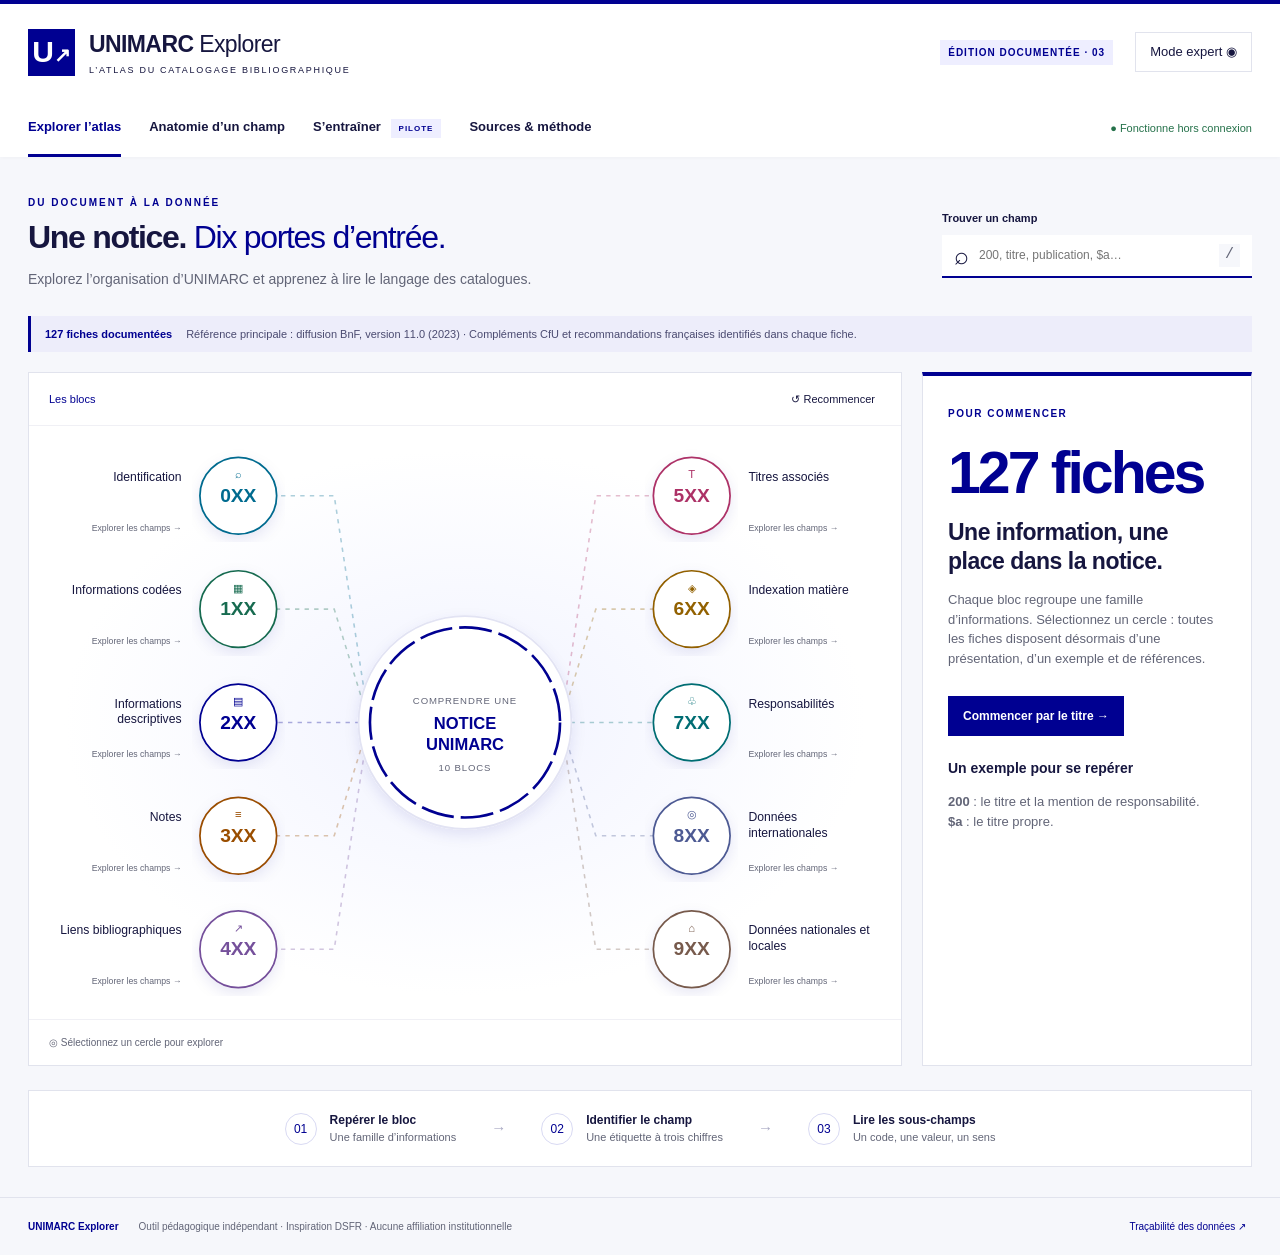
<file: index.html>
<!doctype html>
<html lang="fr"><head><meta charset="utf-8"><meta name="viewport" content="width=device-width,initial-scale=1"><meta name="description" content="127 fiches documentées pour explorer le format UNIMARC bibliographique et plusieurs supports."><title>UNIMARC Explorer — Comprendre une notice bibliographique</title><link rel="stylesheet" href="styles.css"></head>
<body><a class="skip" href="#main">Aller au contenu</a>
<header><div class="brand"><span class="brand-icon" aria-hidden="true">U<span>↗</span></span><div><strong>UNIMARC <span>Explorer</span></strong><small>L’ATLAS DU CATALOGAGE BIBLIOGRAPHIQUE</small></div></div><span class="edition">ÉDITION DOCUMENTÉE · 03</span><button id="expert" aria-pressed="false">Mode expert <span aria-hidden="true">◉</span></button></header>
<nav class="mainnav" aria-label="Navigation principale"><button data-view="atlas" aria-current="page">Explorer l’atlas</button><button data-view="anatomy">Anatomie d’un champ</button><button data-view="training">S’entraîner <span class="tiny">PILOTE</span></button><button data-view="sources">Sources & méthode</button><span class="offline">● Fonctionne hors connexion</span></nav>
<main id="main"><section class="intro"><div><p class="eyebrow">DU DOCUMENT À LA DONNÉE</p><h1>Une notice. <em>Dix portes d’entrée.</em></h1><p class="lead">Explorez l’organisation d’UNIMARC et apprenez à lire le langage des catalogues.</p></div><div class="searchwrap"><label for="search">Trouver un champ</label><div class="searchbox"><span aria-hidden="true">⌕</span><input id="search" type="search" placeholder="200, titre, publication, $a…" autocomplete="off" aria-controls="results"><kbd>/</kbd></div><div id="results" aria-live="polite"></div></div></section>
<div class="notice"><strong>127 fiches documentées</strong><span>Référence principale : diffusion BnF, version 11.0 (2023) · Compléments CfU et recommandations françaises identifiés dans chaque fiche.</span></div>
<section id="workspace"><div class="atlas-pane"><div class="toolbar"><nav id="crumb" aria-label="Fil d’Ariane"></nav><button id="reset">↺ Recommencer</button></div><div id="diagram"></div><nav id="pagination" class="pagination" aria-label="Pages des champs du bloc" hidden></nav><div id="mobilegrid" class="mobilegrid"></div><div class="diagramfooter"><span>◎ Sélectionnez un cercle pour explorer</span><button id="back">← Retour aux blocs</button></div></div><aside id="detail" aria-label="Fiche pédagogique"></aside></section>
<section id="other" hidden></section>
<section class="learning-strip"><div><span>01</span><p><strong>Repérer le bloc</strong><small>Une famille d’informations</small></p></div><i aria-hidden="true">→</i><div><span>02</span><p><strong>Identifier le champ</strong><small>Une étiquette à trois chiffres</small></p></div><i aria-hidden="true">→</i><div><span>03</span><p><strong>Lire les sous-champs</strong><small>Un code, une valeur, un sens</small></p></div></section>
</main><footer><strong>UNIMARC Explorer</strong><span>Outil pédagogique indépendant · Inspiration DSFR · Aucune affiliation institutionnelle</span><button data-view="sources">Traçabilité des données ↗</button></footer><div id="announcement" class="sr-only" role="status"></div><script src="data/catalogue.js"></script><script src="app.js"></script></body></html>
</file>
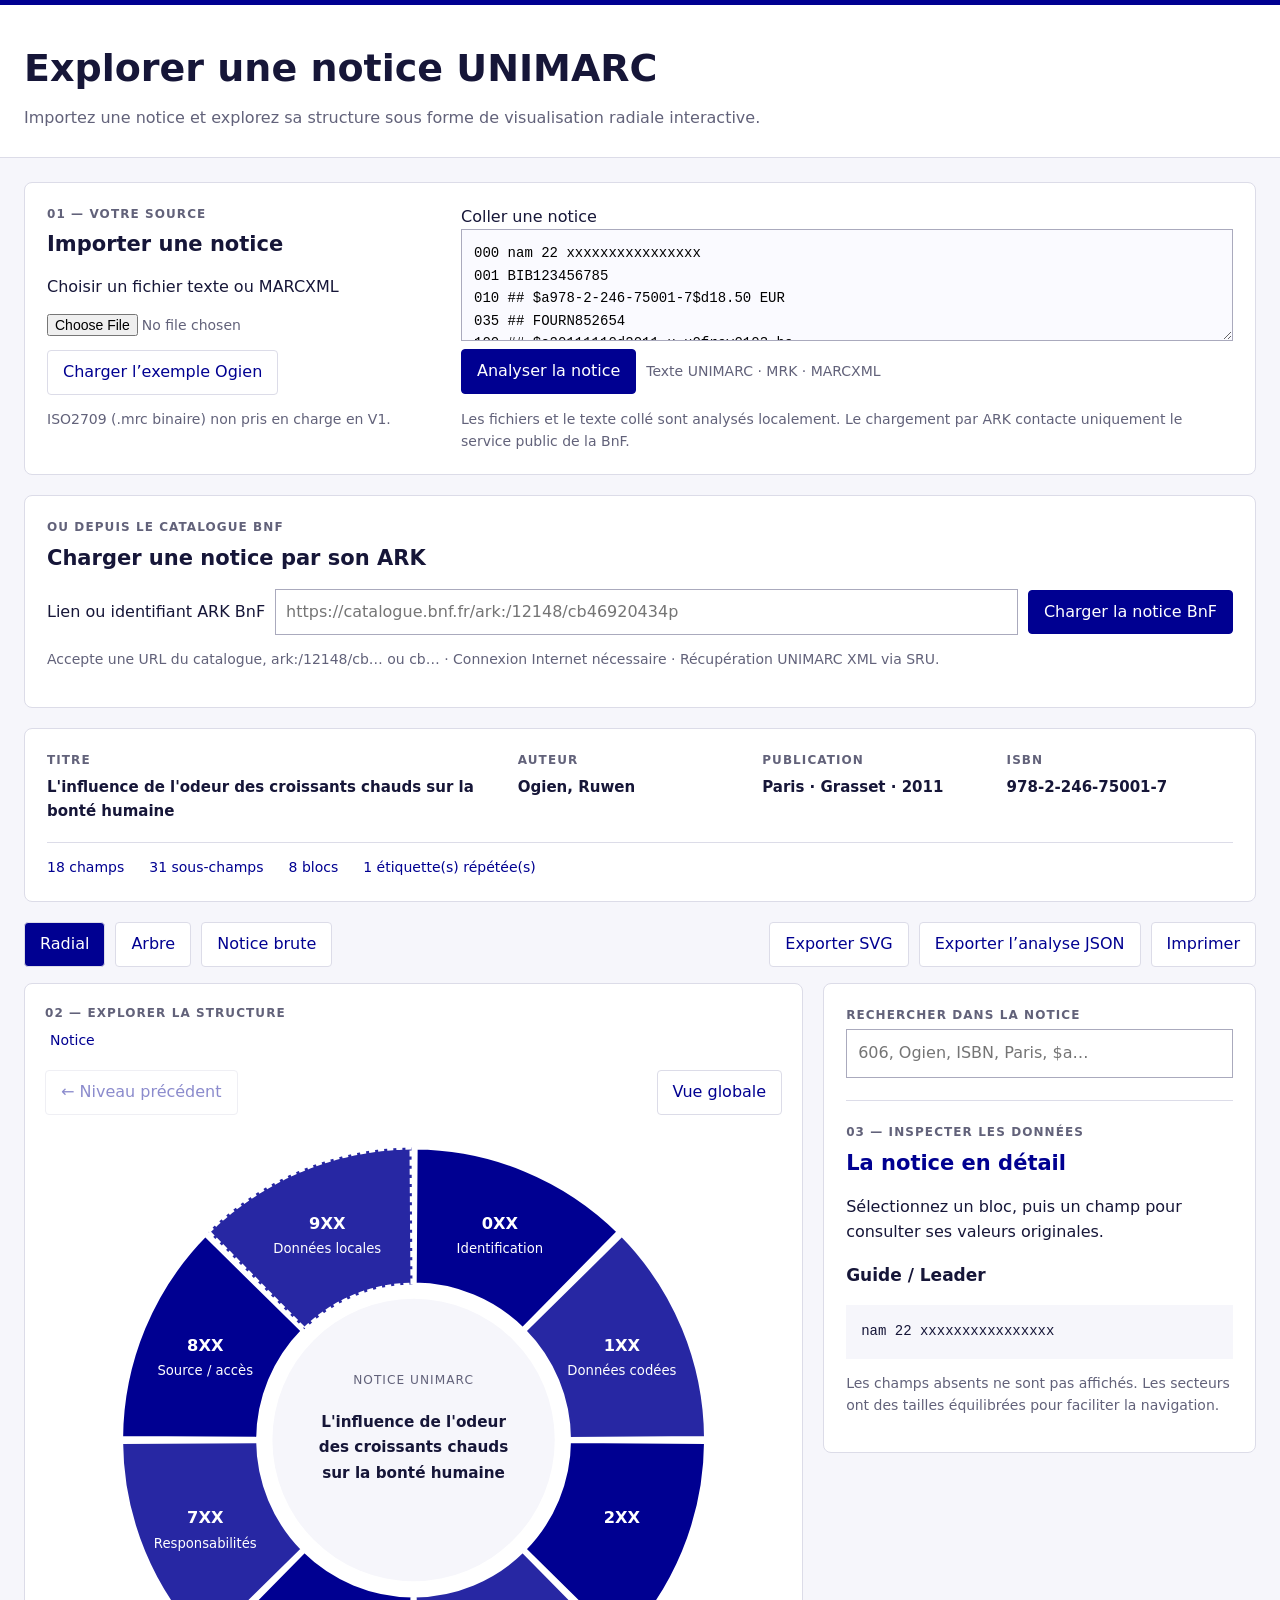
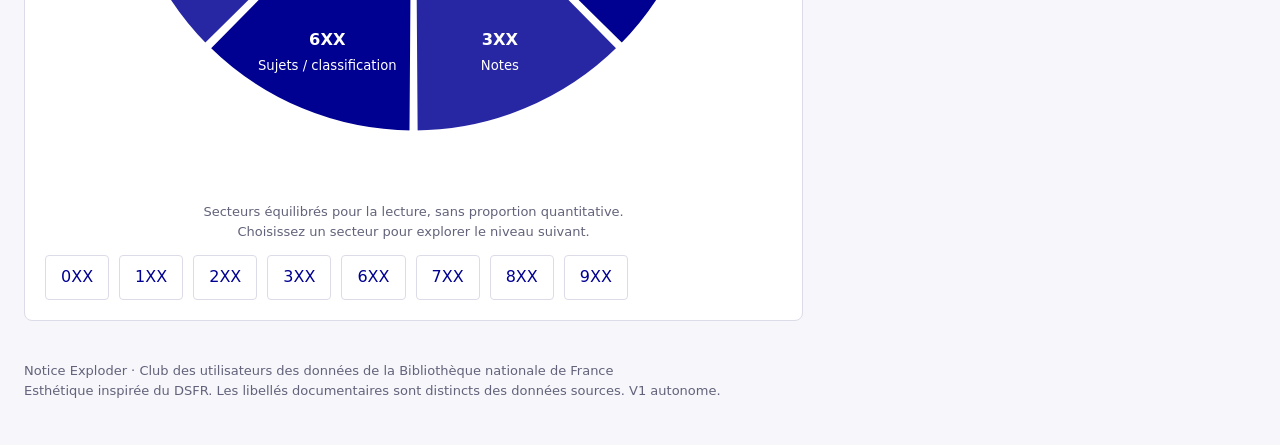
<file: notice-exploder.html>
<!doctype html>
<html lang="fr"><head><meta charset="utf-8"><meta name="viewport" content="width=device-width,initial-scale=1"><title>Notice Exploder — CUB</title>
<style>
:root{--blue:#000091;--ink:#161638;--muted:#62627a;--line:#dcdce8;--bg:#f6f6fb}*{box-sizing:border-box}body{margin:0;color:var(--ink);font:16px/1.55 system-ui,sans-serif;background:var(--bg)}button,input,textarea,select{font:inherit}button{cursor:pointer;background:white;border:1px solid var(--line);color:var(--blue);padding:9px 15px;border-radius:4px}button:hover{background:#ececfe}button:disabled{opacity:.45;cursor:default}button.primary{background:var(--blue);color:white;border-color:var(--blue)}:focus-visible{outline:3px solid #e1000f;outline-offset:3px}header{background:white;border-top:5px solid var(--blue);border-bottom:1px solid var(--line);padding:26px max(24px,calc((100vw - 1440px)/2))}.brand{font-weight:800;color:var(--blue);letter-spacing:.12em;font-size:14px}h1{font-size:clamp(26px,3vw,38px);margin:8px 0}header p{margin:0;color:var(--muted)}main{max-width:1488px;margin:auto;padding:24px}h2{font-size:21px;margin:0 0 14px}h3{font-size:17px}.card{background:white;border:1px solid var(--line);border-radius:8px;padding:22px;margin-bottom:20px}.import{display:grid;grid-template-columns:1fr 2fr;gap:28px}.import p{color:var(--muted);font-size:14px}textarea{width:100%;height:112px;resize:vertical;border:1px solid #aaaabd;padding:12px;font:14px/1.6 monospace;background:#fafaff}input[type=file]{max-width:100%;font-size:14px}.row{display:flex;gap:10px;align-items:center;flex-wrap:wrap}.privacy{font-size:13px;color:var(--muted);margin:15px 0 0}.summary{display:grid;grid-template-columns:2fr 1fr 1fr 1fr;gap:18px}.eyebrow{display:block;text-transform:uppercase;letter-spacing:.09em;font-size:12px;font-weight:700;color:var(--muted);margin-bottom:5px}.summary strong{font-size:15px}.stats{margin-top:18px;padding-top:14px;border-top:1px solid var(--line);color:var(--blue);font-size:14px;display:flex;gap:25px;flex-wrap:wrap}.toolbar{display:flex;justify-content:space-between;gap:16px;flex-wrap:wrap;margin-bottom:16px}.tabs button[aria-pressed=true]{background:var(--blue);color:white}.workspace{display:grid;grid-template-columns:minmax(0,1.8fr) minmax(300px,1fr);gap:20px}.chart-card{padding:20px;min-width:0}.crumbs{display:flex;flex-wrap:wrap;gap:5px;align-items:center;margin-bottom:15px}.crumbs button{border:0;padding:3px 5px;font-size:14px}.nav{justify-content:space-between}.diagram{overflow:auto;min-height:450px}svg{display:block;width:100%;min-width:450px;height:auto;max-height:650px}.sector path{stroke:white;stroke-width:4;transition:fill .2s}.sector:hover path,.sector:focus path{fill:#5252b9}.sector:focus{outline:none}.sector:focus path{stroke:#e1000f;stroke-width:4}.sector text{pointer-events:none;font-size:16px;font-weight:700;fill:white}.sector.light text{fill:#000091}.center-label{font-size:15px;fill:var(--ink);font-weight:650}.center-kicker{font-size:12px;fill:var(--muted);letter-spacing:1px}.badge{font-size:12px;padding:3px 7px;border:1px dashed #76768d;margin-left:8px;color:var(--muted)}aside{overflow-wrap:anywhere;align-self:start}aside h2{color:var(--blue)}.value{white-space:pre-wrap;overflow-wrap:anywhere;background:#f6f6fc;border-left:3px solid #aaaaf0;padding:12px;margin:8px 0 18px}.sub-button{border:0;padding:0;background:none;text-align:left;font-weight:650}.note{font-size:14px;color:var(--muted)}pre{white-space:pre-wrap;overflow-wrap:anywhere;font:14px/1.7 monospace;background:#f6f6fb;padding:15px;max-height:700px;overflow:auto}.search{width:100%;padding:11px;border:1px solid #aaaabd}.results{max-height:230px;overflow:auto}.results button{display:block;width:100%;text-align:left;margin-top:6px;font-size:14px}.notice{padding:12px 16px;background:#ededff;border-left:4px solid var(--blue);margin-bottom:16px;white-space:pre-wrap}.error{border-color:#e1000f;background:#fff1f1}details{margin:8px 0}details details{margin-left:18px}summary{cursor:pointer}footer{color:var(--muted);font-size:13px;padding:20px 0}.legend{font-size:13px;color:var(--muted);text-align:center}.export{margin-top:18px;border-top:1px solid var(--line);padding-top:16px}#tip{min-height:24px;font-size:14px;color:var(--blue)}[hidden]{display:none!important}@keyframes enter{from{opacity:.4;transform:scale(.97)}to{opacity:1;transform:scale(1)}}svg{animation:enter .25s ease-out}@media(prefers-reduced-motion:reduce){*{animation:none!important;transition:none!important}}@media(max-width:850px){.workspace,.import{grid-template-columns:1fr}.summary{grid-template-columns:1fr 1fr}main{padding:14px}.card{padding:16px}.diagram{min-height:0}}@media print{header,.import,.toolbar,.nav,.export,.search-box,footer{display:none}.workspace{display:block}.card{break-inside:avoid}svg{max-height:600px}}
</style></head><body>
<header><h1>Explorer une notice UNIMARC</h1><p>Importez une notice et explorez sa structure sous forme de visualisation radiale interactive.</p></header>
<main><section class="card import" aria-labelledby="importTitle"><div><span class="eyebrow">01 — Votre source</span><h2 id="importTitle">Importer une notice</h2><label for="file">Choisir un fichier texte ou MARCXML</label><p><input id="file" type="file" accept=".txt,.mrk,.marc,.xml,.mrc"></p><button id="demo">Charger l’exemple Ogien</button><p>ISO2709 (.mrc binaire) non pris en charge en V1.</p></div><div><label for="source">Coller une notice</label><textarea id="source" spellcheck="false" placeholder="200 1# $aTitre$fAuteur"></textarea><div class="row"><button class="primary" id="analyze">Analyser la notice</button><span class="note">Texte UNIMARC · MRK · MARCXML</span></div><p class="privacy">Les fichiers et le texte collé sont analysés localement. Le chargement par ARK contacte uniquement le service public de la BnF.</p></div></section>
<section class="card" aria-labelledby="arkTitle"><span class="eyebrow">Ou depuis le catalogue BnF</span><h2 id="arkTitle">Charger une notice par son ARK</h2><form id="arkForm" class="row"><label for="arkInput">Lien ou identifiant ARK BnF</label><input id="arkInput" style="flex:1;min-width:220px;padding:10px;border:1px solid #aaaabd" placeholder="https://catalogue.bnf.fr/ark:/12148/cb46920434p" required><button id="arkLoad" class="primary" type="submit">Charger la notice BnF</button></form><p class="note">Accepte une URL du catalogue, ark:/12148/cb… ou cb… · Connexion Internet nécessaire · Récupération UNIMARC XML via SRU.</p><div id="arkStatus" role="status"></div></section><div id="message" role="status" hidden></div><div class="row" id="multi" hidden><label for="recordSelect">Plusieurs notices ont été détectées.</label><select id="recordSelect"></select></div>
<section class="card" id="summary" aria-label="Résumé de la notice"></section>
<div class="toolbar"><div class="row tabs" aria-label="Mode d’affichage"><button data-view="radial" aria-pressed="true">Radial</button><button data-view="tree" aria-pressed="false">Arbre</button><button data-view="raw" aria-pressed="false">Notice brute</button></div><div class="row"><button id="svgExport">Exporter SVG</button><button id="jsonExport">Exporter l’analyse JSON</button><button id="print">Imprimer</button></div></div>
<div class="workspace"><section class="card chart-card"><span class="eyebrow">02 — Explorer la structure</span><nav id="crumbs" class="crumbs" aria-label="Fil d’Ariane"></nav><div class="row nav"><button id="back">← Niveau précédent</button><button id="home">Vue globale</button></div><div id="radial"><div class="diagram" id="diagram"></div><div id="tip" aria-live="polite"></div><p class="legend">Secteurs équilibrés pour la lecture, sans proportion quantitative.<br>Choisissez un secteur pour explorer le niveau suivant.</p><div class="row" id="sectorList" aria-label="Éléments du niveau courant"></div></div><div id="tree" hidden></div><div id="raw" hidden></div></section>
<aside class="card"><div class="search-box"><label for="search"><span class="eyebrow">Rechercher dans la notice</span></label><input class="search" id="search" type="search" placeholder="606, Ogien, ISBN, Paris, $a…"><div class="results" id="results"></div><hr style="border:0;border-top:1px solid var(--line);margin:22px 0"></div><span class="eyebrow">03 — Inspecter les données</span><div id="detail" aria-live="polite"></div></aside></div>
<footer>Notice Exploder · Club des utilisateurs des données de la Bibliothèque nationale de France<br>Esthétique inspirée du DSFR. Les libellés documentaires sont distincts des données sources. V1 autonome.</footer></main>
<script>
'use strict';
const demo=`000 nam 22 xxxxxxxxxxxxxxxx
001 BIB123456785
010 ## $a978-2-246-75001-7$d18.50 EUR
035 ## FOURN852654
100 ## $a20111110d2011 u u0frey0103 ba
101 0# $afre
102 ## $aFR
106 ## $ar
200 1# $aL'influence de l'odeur des croissants chauds sur la bonté humaine$eet autres questions de philosophie morale expérimentale$fRuwen Ogieng
210 ## $aParis$cGrasset$d2011
215 ## $a326 p.$d28 cm
330 ## $aRécits d'expériences montrant qu'il faut peu de choses pour se comporter comme un monstre et encore moins comme un saint...
606 ## $aBien (philosophie)
606 ## $aBien et mal
676 ## $a107
700 #1 $aOgien$bRuwen
801 #0 $aFR$bFOURN$c20111110$gAFNOR
917 ## $5784236201:BIBxxxxxxx$aaaab
930 ## $5784236201:BIBxxxxxxx$bFR784236201$cCanal$dEspace Adulte$a170 OGI`;
const blockLabels=['Identification','Données codées','Description bibliographique','Notes','Liens entre notices','Titres associés','Sujets / classification','Responsabilités','Source / accès','Données locales'];
const unimarcDictionary={
'001':{label:'Identifiant de la notice',shortLabel:'Identifiant'},'010':{label:'Numéro international normalisé du livre (ISBN)',shortLabel:'ISBN',sub:{a:'ISBN',d:'Prix'}},'035':{label:'Numéro de contrôle de la notice dans un autre système',shortLabel:'Autre identifiant'},'100':{label:'Données générales de traitement',shortLabel:'Traitement'},'101':{label:'Langue de la ressource',shortLabel:'Langue',sub:{a:'Langue du texte'}},'102':{label:'Pays de publication ou de production',shortLabel:'Pays'},'106':{label:'Zone de données codées : forme de la ressource',shortLabel:'Forme'},'200':{label:'Titre et mention de responsabilité',shortLabel:'Titre',sub:{a:'Titre propre',e:'Complément du titre',f:'Première mention de responsabilité',g:'Mention de responsabilité suivante',h:'Numéro de partie',i:'Titre de partie'}},'210':{label:'Publication, production, diffusion, etc.',shortLabel:'Publication',sub:{a:'Lieu de publication',c:'Nom de l’éditeur',d:'Date de publication'}},'214':{label:'Production, publication, diffusion, distribution, fabrication',shortLabel:'Publication',sub:{a:'Lieu',c:'Nom',d:'Date'}},'215':{label:'Description matérielle',shortLabel:'Description matérielle',sub:{a:'Importance matérielle',c:'Autres caractéristiques matérielles',d:'Dimensions',e:'Matériel d’accompagnement'}},'300':{label:'Note générale',shortLabel:'Note'},'330':{label:'Résumé ou extrait',shortLabel:'Résumé',sub:{a:'Texte de la note'}},'606':{label:'Nom commun utilisé comme sujet',shortLabel:'Sujet',sub:{a:'Élément d’entrée',x:'Subdivision de sujet',y:'Subdivision géographique',z:'Subdivision chronologique',2:'Code du système'}},'676':{label:'Classification décimale Dewey',shortLabel:'Dewey',sub:{a:'Indice',v:'Édition'}},'700':{label:'Nom de personne — responsabilité principale',shortLabel:'Auteur',sub:{a:'Élément d’entrée',b:'Partie du nom autre que l’élément d’entrée',4:'Code de fonction'}},'701':{label:'Nom de personne — autre responsabilité principale',shortLabel:'Responsabilité'},'702':{label:'Nom de personne — responsabilité secondaire',shortLabel:'Responsabilité'},'801':{label:'Source de catalogage',shortLabel:'Source',sub:{a:'Pays',b:'Agence',c:'Date',g:'Règles de catalogage'}},'856':{label:'Adresse électronique et mode d’accès',shortLabel:'Accès électronique',sub:{u:'Adresse électronique',z:'Note destinée au public'}}};
const $=id=>document.getElementById(id), el=(tag,text,cls)=>{const e=document.createElement(tag);if(text!==undefined)e.textContent=text;if(cls)e.className=cls;return e}, button=(text,fn)=>{const b=el('button',text);b.type='button';b.onclick=fn;return b};
let records=[],record,path=[],view='radial',selectedSub=null;
function label(tag){return tag.startsWith('9')?'Zone locale':unimarcDictionary[tag]?.label||'Champ détecté — définition non intégrée à l’outil.'}
function subLabel(tag,code){return unimarcDictionary[tag]?.sub?.[code]||'Définition non intégrée à l’outil'}
function normalizeRecord(r){const counts={};r.fields.forEach(f=>{f.occurrence=(counts[f.tag]=(counts[f.tag]||0)+1);f.subfields=f.subfields||[]});return r}
function parseTextRecord(source){const r={leader:'',fields:[],raw:source,warnings:[]};let current=null;const lines=source.match(/[^\r\n]*(?:\r\n|\n|\r|$)/g)||[];
 for(let line of lines){if(!line)continue;const m=line.match(/^(?:=)?(LDR|\d{3})(?:[ \t])(.*?)(\r\n|\n|\r)?$/);if(m){current={tag:m[1],body:m[2],ending:m[3]||'',raw:line};r.fields.push(current)}else if(current){const end=line.match(/(\r\n|\n|\r)$/)?.[0]||'';current.body+=current.ending+(end?line.slice(0,-end.length):line);current.ending=end;current.raw+=line}else if(line.trim())r.warnings.push('Ligne sans champ reconnue, conservée dans la notice brute : '+line.trim())}
 r.fields=r.fields.filter(f=>{if(f.tag==='000'||f.tag==='LDR'){r.leader=f.body.replace(/[\r\n]+$/,'');return false}return true}).map(f=>{let body=f.body;const subs=[];let ind1='',ind2='';const firstDelimiter=body.search(/\$[a-zA-Z0-9]/);const prefixEnd=firstDelimiter<0?body.length:firstDelimiter;const prefix=body.slice(0,prefixEnd);const indicators=prefix.match(/^([ #.0-9a-zA-Z\\|□])([ #.0-9a-zA-Z\\|□])(?:[ \t]+|$)/);const spaced=prefix.trim().match(/^([#.0-9a-zA-Z\\|□])[ \t]+([#.0-9a-zA-Z\\|□])$/);const compact=prefix.trim().match(/^([#.0-9a-zA-Z\\|□])([#.0-9a-zA-Z\\|□])$/);const pair=spaced||compact||indicators;if(pair&&!/^00/.test(f.tag)){ind1=pair[1];ind2=pair[2];body=body.slice(spaced||compact?prefixEnd:indicators[0].length)}const matches=[...body.matchAll(/\$([a-zA-Z0-9])/g)];if(matches.length){matches.forEach((m,i)=>subs.push({code:m[1],value:body.slice(m.index+2,matches[i+1]?.index??body.length)}));const prefix=body.slice(0,matches[0].index);if(prefix.trim())r.warnings.push('Contenu avant le premier sous-champ du champ '+f.tag+' conservé dans la ligne originale.')}else if(!/^00/.test(f.tag)&&!indicators)r.warnings.push('Indicateurs non reconnus pour '+f.tag+' : valeur conservée sans interprétation.');return {tag:f.tag,ind1,ind2,raw:f.raw,...(subs.length&&body.slice(0,matches[0].index).trim()?{unparsedPrefix:body.slice(0,matches[0].index)}:{}),...(subs.length?{subfields:subs}:{value:body,subfields:[]})}});if(!r.fields.length)throw Error('Aucun champ MARC reconnu. Chaque champ doit commencer par trois chiffres suivis d’un espace.');return normalizeRecord(r)}
function parseMarcXML(source){const doc=new DOMParser().parseFromString(source,'application/xml');if(doc.querySelector('parsererror'))throw Error('MARCXML mal formé : vérifiez les balises.');const nodes=[...doc.getElementsByTagNameNS('*','record')].filter(n=>[...n.children].some(c=>c.localName==='controlfield'||c.localName==='datafield')); if(!nodes.length)throw Error('Aucun élément MARCXML record détecté.');return nodes.map(node=>{const r={leader:'',fields:[],raw:source,warnings:[]};for(const n of node.children){if(n.localName==='leader')r.leader=n.textContent;else if(n.localName==='controlfield'||n.localName==='datafield'){const tag=n.getAttribute('tag');if(!/^\d{3}$/.test(tag)){r.warnings.push('Champ XML sans étiquette valide conservé dans la source.');continue}const f={tag,ind1:n.getAttribute('ind1')??'',ind2:n.getAttribute('ind2')??'',raw:new XMLSerializer().serializeToString(n),subfields:[]};if(n.localName==='controlfield')f.value=n.textContent;else for(const s of n.children)if(s.localName==='subfield')f.subfields.push({code:s.getAttribute('code')??'',value:s.textContent});r.fields.push(f)}}if(!r.fields.length)throw Error('Notice XML sans champ reconnu.');return normalizeRecord(r)})}
function parseInput(source){if(source.includes('\u001d')||source.includes('\u001e')||source.includes('\u0000'))throw Error('Le format ISO2709 n’est pas encore pris en charge dans cette version. Utilisez une notice texte ou MARCXML.');if(source.trimStart().startsWith('<'))return parseMarcXML(source);const starts=[...source.matchAll(/^(?:=)?(?:000|LDR)[ \t]/gm)].map(m=>m.index);if(starts.length>1)return starts.map((s,i)=>parseTextRecord(source.slice(i===0?0:s,starts[i+1]??source.length)));return [parseTextRecord(source)]}
function buildBlockHierarchy(r){return [...new Set(r.fields.map(f=>f.tag[0]))].sort().map(code=>({code,fields:r.fields.filter(f=>f.tag[0]===code)}))}
function buildFieldHierarchy(code){const fs=record.fields.filter(f=>f.tag[0]===code);return [...new Set(fs.map(f=>f.tag))].sort().map(tag=>({tag,fields:fs.filter(f=>f.tag===tag)}))}
function first(tag,code){return record.fields.find(f=>f.tag===tag)?.subfields.find(s=>s.code===code)?.value||''}
function title(){return first('200','a')||'Notice UNIMARC'}
function load(source){try{const parsed=parseInput(source);records=parsed;$('recordSelect').replaceChildren(...parsed.map((r,i)=>{const o=el('option','Notice '+(i+1));o.value=i;return o}));$('multi').hidden=parsed.length<2;activate(0)}catch(e){showMessage(e.message,true)}}
function showMessage(text,error=false){$('message').hidden=!text;$('message').className='notice'+(error?' error':'');$('message').textContent=text}
function activate(i){record=records[i];path=[];selectedSub=null;showMessage(record.warnings.join('\n'));renderSummary();render();searchRecord()}
function renderSummary(){const root=$('summary');root.replaceChildren();const grid=el('div',undefined,'summary');[['Titre',title()],['Auteur',record.fields.filter(f=>f.tag==='700').map(f=>f.subfields.filter(s=>['a','b'].includes(s.code)).map(s=>s.value).join(', ')).join(' ; ')||'Non renseigné'],['Publication',['210','214'].map(t=>record.fields.filter(f=>f.tag===t).map(f=>f.subfields.map(s=>s.value).join(' · ')).join(' ; ')).filter(Boolean).join(' ; ')||'Non renseignée'],['ISBN',first('010','a')||'Non renseigné']].forEach(([k,v])=>{const d=el('div');d.append(el('span',k,'eyebrow'),el('strong',v));grid.append(d)});const counts={};record.fields.forEach(f=>counts[f.tag]=(counts[f.tag]||0)+1);const stats=el('div',undefined,'stats');[record.fields.length+' champs',record.fields.reduce((n,f)=>n+f.subfields.length,0)+' sous-champs',buildBlockHierarchy(record).length+' blocs',Object.values(counts).filter(n=>n>1).length+' étiquette(s) répétée(s)'].forEach(t=>stats.append(el('span',t)));root.append(grid,stats)}
function navigateToBlock(code){path=[{type:'block',code}];selectedSub=null;render()}
function navigateToField(tag){const fields=record.fields.filter(f=>f.tag===tag);path=[{type:'block',code:tag[0]},{type:'field',tag}];if(fields.length===1)path.push({type:'occurrence',field:fields[0]});selectedSub=null;render()}
function navigateToOccurrence(f){path=path.filter(n=>n.type!=='occurrence');path.push({type:'occurrence',field:f});selectedSub=null;render()}
function navigateBack(){if(selectedSub!==null)selectedSub=null;else{path.pop();if(path.at(-1)?.type==='field'&&record.fields.filter(f=>f.tag===path.at(-1).tag).length===1)path.pop()}render()}
function currentItems(){const n=path.at(-1);if(!n)return buildBlockHierarchy(record).map(b=>({main:b.code+'XX',short:blockLabels[+b.code],full:b.code+'XX — '+blockLabels[+b.code],action:()=>navigateToBlock(b.code),local:b.code==='9'}));if(n.type==='block')return buildFieldHierarchy(n.code).map(g=>({main:g.tag+(g.fields.length>1?' × '+g.fields.length:''),short:unimarcDictionary[g.tag]?.shortLabel||(g.tag[0]==='9'?'Zone locale':'Champ'),full:g.tag+' — '+label(g.tag),action:()=>navigateToField(g.tag),local:g.tag[0]==='9'}));if(n.type==='field')return record.fields.filter(f=>f.tag===n.tag).map(f=>({main:'Occurrence '+f.occurrence,short:'',full:n.tag+' — Occurrence '+f.occurrence,action:()=>navigateToOccurrence(f)}));return n.field.subfields.map((s,i)=>({main:'$'+s.code,short:subLabel(n.field.tag,s.code),full:'$'+s.code+' — '+subLabel(n.field.tag,s.code),action:()=>{selectedSub=i;renderSidePanel()},selected:i===selectedSub}))}
function svgEl(tag,attrs={},text){const n=document.createElementNS('http://www.w3.org/2000/svg',tag);Object.entries(attrs).forEach(([k,v])=>n.setAttribute(k,v));if(text!==undefined)n.textContent=text;return n}
function point(r,a){return [320+r*Math.cos(a),320+r*Math.sin(a)]}
function arc(a,b){const p=point(288,a),q=point(288,b),r=point(153,b),s=point(153,a),large=b-a>Math.PI?1:0;return `M${p} A288 288 0 ${large} 1 ${q} L${r} A153 153 0 ${large} 0 ${s} Z`}
function renderSunburst(){const items=currentItems(),svg=svgEl('svg',{viewBox:'0 0 640 640',xmlns:'http://www.w3.org/2000/svg',role:'group','aria-label':'Exploration radiale de la notice'});svg.append(svgEl('rect',{width:640,height:640,fill:'white'}));const total=items.length;items.forEach((item,i)=>{const a=-Math.PI/2+i*2*Math.PI/total+.007,b=-Math.PI/2+(i+1)*2*Math.PI/total-.007;const light=path.length>0,g=svgEl('g',{class:'sector'+(light?' light':''),tabindex:0,role:'button','aria-label':item.full});g.append(svgEl('title',{},item.full),svgEl('path',{d:arc(a,b),fill:light?(i%2?'#dadafa':'#e9e9ff'):(i%2?'#2727a3':'#000091'),...(item.local?{'stroke-dasharray':'6 3'}:{})}));const mid=(a+b)/2,pos=point(222,mid),available=2*Math.PI*222/total;const t=svgEl('text',{x:pos[0],y:pos[1]-(available>145?8:0),'text-anchor':'middle','dominant-baseline':'middle'});if(available>=36){t.append(svgEl('tspan',{x:pos[0]},item.main));if(available>145&&item.short&&item.short.length<25)t.append(svgEl('tspan',{x:pos[0],dy:25,'font-size':13,'font-weight':400},item.short));g.append(t)}g.onclick=item.action;g.onkeydown=e=>{if(e.key==='Enter'||e.key===' '){e.preventDefault();item.action()}};g.onmouseenter=g.onfocus=()=>{$('tip').textContent=item.full};g.onmouseleave=()=>{$('tip').textContent=''};svg.append(g)});svg.append(svgEl('circle',{cx:320,cy:320,r:139,fill:'#f6f6fb'}));svg.append(svgEl('text',{x:320,y:265,'text-anchor':'middle',class:'center-kicker'},path.length?'CONTEXTE':'NOTICE UNIMARC'));const n=path.at(-1),center=n?.type==='block'?n.code+'XX — '+blockLabels[+n.code]:n?.type==='field'?n.tag:n?.type==='occurrence'?n.field.tag+' · occurrence '+n.field.occurrence:title();const words=center.replace(/\s+/g,' ').split(' '),lines=[''];for(const w of words){if((lines.at(-1)+' '+w).length>24&&lines.at(-1))lines.push(w);else lines[lines.length-1]+=(lines.at(-1)?' ':'')+w}lines.slice(0,3).forEach((line,i)=>svg.append(svgEl('text',{x:320,y:307+i*25,'text-anchor':'middle',class:'center-label'},line+(i===2&&lines.length>3?'…':''))));svg.append(svgEl('title',{},center));if(!total)svg.append(svgEl('text',{x:320,y:420,'text-anchor':'middle',fill:'#62627a','font-size':14},'Valeur disponible dans le panneau'));$('diagram').replaceChildren(svg);$('sectorList').replaceChildren(...items.map(item=>button(item.main,item.action)))}
function renderSidePanel(){const root=$('detail');root.replaceChildren();const n=path.at(-1);if(!n){root.append(el('h2','La notice en détail'),el('p','Sélectionnez un bloc, puis un champ pour consulter ses valeurs originales.'));if(record.leader){root.append(el('h3','Guide / Leader'),el('pre',record.leader))}root.append(el('p','Les champs absents ne sont pas affichés. Les secteurs ont des tailles équilibrées pour faciliter la navigation.','note'));return}if(n.type==='block'){root.append(el('h2',n.code+'XX — '+blockLabels[+n.code]));buildFieldHierarchy(n.code).forEach(g=>root.append(button(g.tag+' — '+label(g.tag)+(g.fields.length>1?' × '+g.fields.length:''),()=>navigateToField(g.tag))));return}if(n.type==='field'){root.append(el('h2',n.tag+' — '+label(n.tag)),el('p','Ce champ possède plusieurs occurrences distinctes.'));record.fields.filter(f=>f.tag===n.tag).forEach(f=>{root.append(button('Occurrence '+f.occurrence,()=>navigateToOccurrence(f)),el('div',f.subfields.map(s=>'$'+s.code+' '+s.value).join('\n')||f.value,'value'))});return}const f=n.field;root.append(el('h2',f.tag+' — '+label(f.tag)));if(f.tag[0]==='9')root.append(el('span','LOCAL','badge'),el('p','La signification des zones 9XX dépend de l’établissement ou du SIGB producteur.','note'));root.append(el('p',f.tag[0]+'XX — '+blockLabels[+f.tag[0]],'note'),el('p','Occurrence '+f.occurrence+' · Indicateurs : '+(f.ind1+f.ind2||'sans indicateurs')));if(f.value!==undefined)root.append(el('h3','Valeur source'),el('div',f.value,'value'));const subs=selectedSub===null?f.subfields.map((s,i)=>({s,i})):[{s:f.subfields[selectedSub],i:selectedSub}];if(selectedSub!==null)root.append(button('Voir tous les sous-champs',()=>{selectedSub=null;renderSidePanel()}));subs.forEach(({s,i})=>{root.append(button('$'+s.code+' — '+subLabel(f.tag,s.code),()=>{selectedSub=i;renderSidePanel()}),el('div',s.value,'value'));if(f.tag==='101'&&s.code==='a'&&s.value==='fre')root.append(el('p','Interprétation : Français. La valeur source reste « fre ».','note'))});const d=el('details');d.append(el('summary','Voir la ligne MARC originale'),el('pre',f.raw));root.append(d)}
function renderTreeView(){const root=$('tree');root.replaceChildren();if(record.leader){const d=el('details');d.append(el('summary','Guide / Leader'),el('pre',record.leader));root.append(d)}buildBlockHierarchy(record).forEach(b=>{const d=el('details');d.open=true;d.append(el('summary',b.code+'XX — '+blockLabels[+b.code]));b.fields.forEach(f=>{const fd=el('details');fd.append(el('summary',f.tag+' — '+label(f.tag)+' · Occurrence '+f.occurrence),button('Ouvrir dans le radial',()=>{view='radial';navigateToField(f.tag);navigateToOccurrence(f)}));if(f.value!==undefined)fd.append(el('div',f.value,'value'));f.subfields.forEach(s=>{fd.append(el('strong','$'+s.code+' — '+subLabel(f.tag,s.code)),el('div',s.value,'value'))});d.append(fd)});root.append(d)})}
function renderRawView(){$('raw').replaceChildren(el('p','Source originale complète. Pour un fichier MARCXML contenant plusieurs notices, le document complet est conservé.','note'),el('pre',record.raw),button('Revenir à la visualisation',()=>{view='radial';render()}))}
function render(){const crumbs=$('crumbs');crumbs.replaceChildren(button('Notice',()=>{path=[];selectedSub=null;render()}));path.forEach((n,i)=>{if(n.type==='field'&&path[i+1]?.type==='occurrence'&&record.fields.filter(f=>f.tag===n.tag).length===1)return;crumbs.append(el('span','›'),button(n.type==='block'?n.code+'XX '+blockLabels[+n.code]:n.type==='field'?n.tag:'Occurrence '+n.field.occurrence,()=>{path=path.slice(0,i+1);selectedSub=null;render()}))});$('back').disabled=!path.length&&selectedSub===null;['radial','tree','raw'].forEach(v=>$(v).hidden=view!==v);document.querySelectorAll('[data-view]').forEach(b=>b.setAttribute('aria-pressed',b.dataset.view===view));renderSunburst();renderSidePanel();if(view==='tree')renderTreeView();if(view==='raw')renderRawView()}
function searchRecord(){const q=$('search').value.toLocaleLowerCase().trim();$('results').replaceChildren();if(!q||!record)return;const matches=record.fields.filter(f=>(f.tag+' '+label(f.tag)+' '+(f.value||'')+' '+f.subfields.map(s=>'$'+s.code+' '+s.value).join(' ')).toLocaleLowerCase().includes(q));$('results').append(el('p',matches.length+' résultat(s)','note'));matches.forEach(f=>$('results').append(button(f.tag+' · Occurrence '+f.occurrence+' — '+label(f.tag),()=>{view='radial';navigateToField(f.tag);navigateToOccurrence(f)})))}
function download(content,name,type){const url=URL.createObjectURL(new Blob([content],{type})),a=el('a');a.href=url;a.download=name;a.click();setTimeout(()=>URL.revokeObjectURL(url),1000)}
function normalizeArk(input){const value=input.trim();const match=value.match(/^(?:(?:https?:\/\/catalogue\.bnf\.fr\/)?ark:\/12148\/)?(cb[0-9]{8}[0-9a-z])(?:[?#].*)?$/i);if(!match)throw Error('Saisissez un ARK bibliographique BnF valide, par exemple cb46920434p ou son URL catalogue.');return 'ark:/12148/'+match[1].toLowerCase()}
function bnfSruURL(ark){const url=new URL('https://catalogue.bnf.fr/api/SRU');url.search=new URLSearchParams({version:'1.2',operation:'searchRetrieve',query:'bib.persistentid any "'+ark+'"',recordSchema:'unimarcXchange',maximumRecords:'1'});return url.href}
async function loadBnf(event){event.preventDefault();const status=$('arkStatus'),submit=$('arkLoad');let ark;try{ark=normalizeArk($('arkInput').value)}catch(e){status.textContent=e.message;return}submit.disabled=true;status.textContent='Chargement de la notice auprès de la BnF…';const controller=new AbortController(),timeout=setTimeout(()=>controller.abort(),25000);try{const response=await fetch(bnfSruURL(ark),{signal:controller.signal,credentials:'omit',referrerPolicy:'no-referrer'});if(!response.ok)throw Error('Le service BnF répond avec le statut HTTP '+response.status+'.');const source=await response.text(),doc=new DOMParser().parseFromString(source,'application/xml');if(doc.querySelector('parsererror'))throw Error('La BnF a renvoyé un document XML illisible.');const count=doc.getElementsByTagNameNS('*','numberOfRecords')[0];if(count&&count.textContent.trim()==='0')throw Error('Aucune notice bibliographique trouvée pour cet ARK.');const parsed=parseMarcXML(source);if(!parsed.some(r=>r.fields.some(f=>f.tag==='001')))throw Error('La réponse BnF ne contient pas de notice exploitable.');load(source);$('source').value=source;view='radial';path=[];render();status.replaceChildren(el('span','Notice chargée · '));const link=el('a',ark);link.href='https://catalogue.bnf.fr/'+ark;link.target='_blank';link.rel='noopener';status.append(link)}catch(e){status.replaceChildren(el('p',e.name==='AbortError'?'Le service BnF n’a pas répondu dans le délai prévu. Réessayez.':e instanceof TypeError?'Connexion BnF impossible. Vérifiez votre connexion Internet ou réessayez plus tard.':e.message));const link=el('a','Ouvrir la réponse XML BnF pour l’enregistrer puis l’importer');link.href=bnfSruURL(ark);link.target='_blank';link.rel='noopener';status.append(link)}finally{clearTimeout(timeout);submit.disabled=false}}
$('arkForm').onsubmit=loadBnf;
$('analyze').onclick=()=>load($('source').value);$('demo').onclick=()=>{$('source').value=demo;load(demo)};$('recordSelect').onchange=e=>activate(+e.target.value);$('back').onclick=navigateBack;$('home').onclick=()=>{path=[];selectedSub=null;render()};$('search').oninput=searchRecord;document.querySelectorAll('[data-view]').forEach(b=>b.onclick=()=>{view=b.dataset.view;render()});$('print').onclick=()=>window.print();$('jsonExport').onclick=()=>download(JSON.stringify(record,null,2),'notice-analyse.json','application/json');$('svgExport').onclick=()=>{const svg=$('diagram').querySelector('svg').cloneNode(true);const style=svgEl('style',{},'.sector text{font-family:system-ui;font-size:16px;font-weight:700;fill:white}.sector.light text{fill:#000091}.center-label{font:650 15px system-ui;fill:#161638}.center-kicker{font:12px system-ui;fill:#62627a}');svg.prepend(style);download(new XMLSerializer().serializeToString(svg),'notice-visualisation.svg','image/svg+xml')};
$('file').onchange=async e=>{const f=e.target.files[0];if(!f)return;try{const buf=await f.arrayBuffer(),bytes=new Uint8Array(buf);if(bytes.includes(29)||bytes.includes(30)||bytes.includes(0))throw Error('Le format ISO2709 n’est pas encore pris en charge dans cette version. Utilisez une notice texte ou MARCXML.');let text;try{text=new TextDecoder('utf-8',{fatal:true}).decode(buf)}catch{throw Error('Encodage non UTF-8 détecté. Convertissez le fichier en UTF-8 pour préserver les caractères.')} $('source').value=text;load(text)}catch(err){showMessage(err.message,true)}};
$('source').value=demo;load(demo);
</script></body></html>
</file>
<file: styles.css>
:root{--blue:#000091;--ink:#16163f;--muted:#626577;--line:#e1e3ed;--paper:#fff;--bg:#f6f7fb;--accent:#087d8d}*{box-sizing:border-box}body{margin:0;background:var(--bg);color:var(--ink);font-family:Marianne,Arial,sans-serif;font-size:15px;line-height:1.5}button,input{font:inherit}button{cursor:pointer;color:inherit}button:focus-visible,a:focus-visible,input:focus-visible,[tabindex]:focus-visible{outline:3px solid #f5a623;outline-offset:4px}button{border:0;background:transparent}a{color:var(--blue);text-underline-offset:3px}header{background:white;display:flex;align-items:center;gap:22px;padding:23px max(28px,calc((100vw - 1440px)/2));border-top:4px solid var(--blue)}.brand{display:flex;align-items:center;gap:14px;margin-right:auto}.brand-icon{background:var(--blue);color:white;width:47px;height:47px;font-size:30px;font-weight:800;text-align:center;position:relative}.brand-icon span{font-size:20px}.brand strong{font-size:23px;letter-spacing:-.6px}.brand strong span{font-weight:400}.brand small{display:block;font-size:9px;letter-spacing:1.7px;margin-top:2px}.edition,.tiny{font-size:10px;font-weight:700;letter-spacing:1px;background:#eeeeff;color:var(--blue);padding:5px 8px}.tiny{font-size:8px;margin-left:6px}#expert{border:1px solid var(--line);padding:9px 14px;font-size:13px}#expert[aria-pressed=true]{background:var(--blue);color:white}.mainnav{background:white;display:flex;align-items:center;gap:28px;padding:0 max(28px,calc((100vw - 1440px)/2));box-shadow:0 2px 3px #00000005}.mainnav>button{padding:17px 0;border-bottom:3px solid transparent;font-size:13px;font-weight:600}.mainnav>button[aria-current=page]{border-color:var(--blue);color:var(--blue)}.offline{margin-left:auto;font-size:11px;color:#25714a}main{max-width:1440px;margin:auto;padding:38px 28px 0}.intro{display:flex;justify-content:space-between;gap:36px;align-items:center}.eyebrow{color:var(--blue);font-size:10px;letter-spacing:2px;font-weight:bold;margin:0 0 8px}h1{font-size:clamp(25px,2.5vw,37px);letter-spacing:-1.3px;line-height:1.2;margin:0 0 13px;font-weight:800}h1 em{font-style:normal;font-weight:400;color:var(--blue)}.lead{color:var(--muted);font-size:14px;margin:0}.searchwrap{width:310px;flex-shrink:0;position:relative}.searchwrap label{font-size:11px;font-weight:600}.searchbox{display:flex;align-items:center;background:white;border-bottom:2px solid var(--blue);padding:8px 12px;gap:8px;margin-top:6px}.searchbox>span{font-size:25px;line-height:1}.searchbox input{width:100%;min-width:0;border:0;outline:none;font-size:12px;background:transparent}.searchbox kbd{background:var(--bg);padding:0 6px;color:var(--muted)}#results:not(:empty){position:absolute;z-index:4;left:0;right:0;max-height:330px;overflow:auto;background:white;box-shadow:0 8px 24px #15153f22;border:1px solid var(--line);padding:10px}#results button{display:block;text-align:left;width:100%;padding:10px;font-size:12px}#results button:hover{background:var(--bg)}#results p{font-size:12px}.notice{display:flex;gap:14px;align-items:baseline;background:#ededfa;border-left:3px solid var(--blue);padding:10px 14px;margin:26px 0 20px;font-size:11px;color:#4a4a70}.notice strong{white-space:nowrap;color:var(--blue)}#workspace{display:grid;grid-template-columns:minmax(0,1fr) 330px;gap:20px}.atlas-pane{background:white;border:1px solid var(--line);min-width:0}.toolbar{display:flex;align-items:center;justify-content:space-between;padding:15px 20px;border-bottom:1px solid #f0f0f5;font-size:11px;min-height:53px}.toolbar button{font-size:11px}#crumb{display:flex;align-items:center;gap:8px;flex-wrap:wrap}#crumb button{color:var(--blue);padding:0}#diagram{min-height:440px;background:radial-gradient(ellipse at center,#f1f3ff 0,white 65%);display:flex;align-items:center}svg{width:100%;display:block;height:auto}svg .connection{fill:none;stroke-width:1.8;opacity:.32;stroke-dasharray:5 6;animation:flow 20s linear infinite}svg .connection.active{opacity:1;stroke-width:3}svg .node circle{fill:white;stroke-width:2;transition:filter .2s,stroke-width .2s}svg .node:hover circle,svg .node:focus circle,svg .node.active circle{stroke-width:4;filter:drop-shadow(0 0 8px #7777dd50)}svg .node{cursor:pointer}svg text{font-family:Arial,sans-serif}svg .tag{font-size:22px;font-weight:700}svg .label{font-size:14px;fill:var(--ink)}svg .hint{font-size:10px;fill:var(--muted)}svg .center-title{font-size:19px;font-weight:700;fill:var(--blue)}svg .center-small{font-size:11px;fill:var(--muted);letter-spacing:1px}.diagramfooter{display:flex;gap:10px;justify-content:space-between;padding:15px 20px;border-top:1px solid #f0f0f5;font-size:10px;color:var(--muted)}.diagramfooter button{font-size:11px;color:var(--blue)}#detail{background:white;border:1px solid var(--line);padding:25px;min-width:0;border-top:4px solid var(--accent)}.overline{font-size:10px;font-weight:700;letter-spacing:1.5px;text-transform:uppercase;color:var(--accent)}.bigcode{font-size:59px;font-weight:800;line-height:1.1;letter-spacing:-3px;margin:17px 0 12px;color:var(--accent)}h2{font-size:23px;line-height:1.25;margin:10px 0 15px;letter-spacing:-.5px}h3{font-size:14px;margin:22px 0 8px}#detail p{font-size:13px;color:var(--muted)}.badge{display:inline-block;background:#f0f2f7;color:#55576c;padding:4px 8px;font-size:10px}.badge.good{background:#e4f4ed;color:#24644b}.primary{background:var(--blue);color:white;padding:11px 15px;font-size:12px;font-weight:600;margin-top:15px}.primary:hover{background:#2626b1}.fieldlist{display:flex;flex-wrap:wrap;gap:6px}.fieldlist button{border:1px solid var(--line);padding:5px 9px;font-size:12px;border-radius:3px}.fieldlist button:hover,.fieldlist button.selected{background:var(--blue);color:white}.smallnote{font-size:10px!important;border-top:1px solid var(--line);padding-top:16px;margin-top:23px}.learning-strip{display:flex;align-items:center;justify-content:center;gap:35px;margin:24px 0 30px;padding:20px;border:1px solid var(--line);background:#fff}.learning-strip>div{display:flex;gap:13px;align-items:center}.learning-strip>div>span{font-size:12px;color:var(--blue);border:1px solid #d9daf3;width:32px;height:32px;display:grid;place-items:center;border-radius:50%}.learning-strip p{margin:0;font-size:12px}.learning-strip small{display:block;color:var(--muted);font-size:11px}.learning-strip i{font-style:normal;color:#aaaac4}footer{max-width:1440px;margin:auto;padding:20px 28px;border-top:1px solid var(--line);display:flex;align-items:center;gap:20px;font-size:10px;color:var(--muted)}footer strong{color:var(--blue)}footer button{margin-left:auto;font-size:10px;color:var(--blue)}#other{background:white;border:1px solid var(--line);padding:30px;min-height:480px}.content-grid{display:grid;grid-template-columns:1fr 1fr;gap:35px}.codebox{display:flex;gap:6px;flex-wrap:wrap;background:#f3f4fa;border:1px solid var(--line);padding:20px;margin:20px 0}.codebox button{font-family:Consolas,monospace;text-align:left;overflow-wrap:anywhere;border-bottom:3px solid #c8cad8;padding:8px;background:white;max-width:100%}.codebox .code-tag{color:var(--blue);border-color:var(--blue)}.codebox .code-ind{color:#7642a5;border-color:#7642a5}.codebox .code-sub{color:#076d79;border-color:#076d79}.context{padding:18px;background:#edf7f7;border-left:3px solid #087d8d;min-height:80px}.expert-only{display:none}body.expert .expert-only{display:block}table{border-collapse:collapse;width:100%;font-size:12px}th,td{text-align:left;padding:10px;border-bottom:1px solid var(--line);vertical-align:top}.tablewrap{overflow:auto}.quiz-options{display:flex;gap:12px;flex-wrap:wrap;margin:25px 0}.quiz-options button{border:1px solid var(--line);padding:16px 28px;font-size:21px;font-family:monospace}.quiz-options button[aria-pressed=true]{background:var(--blue);color:white}.roadmap{display:grid;grid-template-columns:repeat(3,1fr);gap:16px}.roadmap article{background:var(--bg);padding:18px}.roadmap p{font-size:13px}.sr-only{position:absolute;width:1px;height:1px;padding:0;margin:-1px;overflow:hidden;clip:rect(0,0,0,0);white-space:nowrap;border:0}.skip{position:absolute;top:-100px;left:20px;background:white;padding:10px;z-index:99}.skip:focus{top:10px}.mobilegrid{display:none}.empty-note{font-size:12px;color:var(--muted)}[hidden]{display:none!important}@keyframes flow{to{stroke-dashoffset:-220}}@media(min-width:1500px){#diagram{min-height:550px}}@media(max-width:1050px){.mainnav{gap:20px}.offline{display:none}#workspace{grid-template-columns:minmax(0,1fr) 290px}#detail{padding:20px}.intro{align-items:flex-start}.searchwrap{width:260px}.notice{display:block}.notice span{display:block;margin-top:4px}#diagram{min-height:400px}.learning-strip{gap:17px}}@media(max-width:760px){header{padding:15px 18px;gap:10px}.brand strong{font-size:18px}.brand small{font-size:7px;letter-spacing:.9px}.brand-icon{width:37px;height:37px;font-size:24px}.edition{display:none}#expert{font-size:10px;padding:7px}.mainnav{padding:0 18px;gap:21px;overflow:auto}.mainnav>button{white-space:nowrap;font-size:11px}.tiny{display:none}main{padding:25px 16px 0}.intro{display:block}h1{letter-spacing:-.7px}.searchwrap{width:100%;margin-top:22px}.notice{margin-top:20px}#workspace{grid-template-columns:1fr}#diagram{display:none}.mobilegrid{display:grid;grid-template-columns:repeat(2,minmax(0,1fr));gap:10px;padding:16px}.mobilegrid button{background:#fff;border:1px solid var(--line);border-left:4px solid var(--node);text-align:left;padding:13px;min-height:92px}.mobilegrid b{display:block;color:var(--node);font-size:23px}.mobilegrid span{font-size:12px}.mobilegrid button.active{background:#f0f1ff}.toolbar{padding:13px}.diagramfooter{padding:13px}#detail{padding:22px}.bigcode{font-size:42px}.learning-strip{align-items:flex-start;justify-content:flex-start;gap:18px;flex-direction:column}.learning-strip>i{display:none}footer{padding:18px;align-items:flex-start;flex-wrap:wrap;gap:8px}footer span{width:100%}footer button{margin-left:0;padding:0}.content-grid,.roadmap{grid-template-columns:1fr}#other{padding:20px}.codebox{padding:12px}.searchbox input{font-size:14px}}@media(prefers-reduced-motion:reduce){*,*::before,*::after{animation:none!important;transition:none!important;scroll-behavior:auto!important}}
svg .node{pointer-events:bounding-box}
.preview-code{display:block;white-space:pre-wrap;overflow-wrap:anywhere;background:#f3f4fa;padding:12px;font-size:12px}.national{background:#fff0da;color:#77500c}.sheetbar{display:flex;align-items:center;gap:25px;justify-content:space-between;margin-bottom:25px}.sheetbar>button{color:var(--blue);font-size:12px}.sheetbar label{font-size:11px;max-width:65%;display:block}.sheetbar select{display:block;max-width:100%;width:500px;padding:9px;border:1px solid var(--line);background:white;color:var(--ink);margin-top:5px;font:inherit}.field-definition{font-size:17px;max-width:950px}.source-status,.example-note{font-size:12px;color:var(--muted)}.indicator-list{font-size:13px}.indicator-list dt{font-weight:700;margin-top:10px}.indicator-list dd{margin:4px 0}.references{margin-top:25px;padding:18px 22px;background:#f3f4fa}.references ul{padding-left:20px}.references li{margin:15px 0;font-size:12px;overflow-wrap:anywhere}.references small{display:block;color:var(--muted)}.source-inventory{display:grid;grid-template-columns:1fr 1fr;gap:15px 25px}.source-inventory button{text-align:left;display:block;width:100%;padding:10px;border-bottom:1px solid var(--line);font-size:12px}.source-inventory button:hover{background:var(--bg)}.source-inventory small{display:block;margin-top:4px;color:var(--muted);font-size:10px}.codebox .code-control{color:#076d79;border-color:#076d79}.content-grid p{font-size:13px}.tablewrap td{overflow-wrap:anywhere}.tablewrap th{background:#f7f7fc}.codebox button:hover,.codebox button:focus{background:#eeeeff}@media(max-width:760px){.sheetbar{align-items:flex-start;flex-direction:column;gap:15px}.sheetbar label{max-width:100%;width:100%}.sheetbar select{width:100%}.source-inventory{grid-template-columns:1fr}.field-definition{font-size:15px}.references{padding:14px}.tablewrap{width:100%}}

.pagination{display:flex;align-items:center;justify-content:center;flex-wrap:wrap;gap:12px;padding:12px;border-top:1px solid #e2e3f3}.pagination[hidden]{display:none}.pagination span{font-size:.85rem}.pagination button{padding:8px 12px;color:#000091;background:#eeeeff;border:1px solid #c5c5ed;border-radius:4px}.pagination button:disabled{opacity:.45;cursor:default}
</file>
